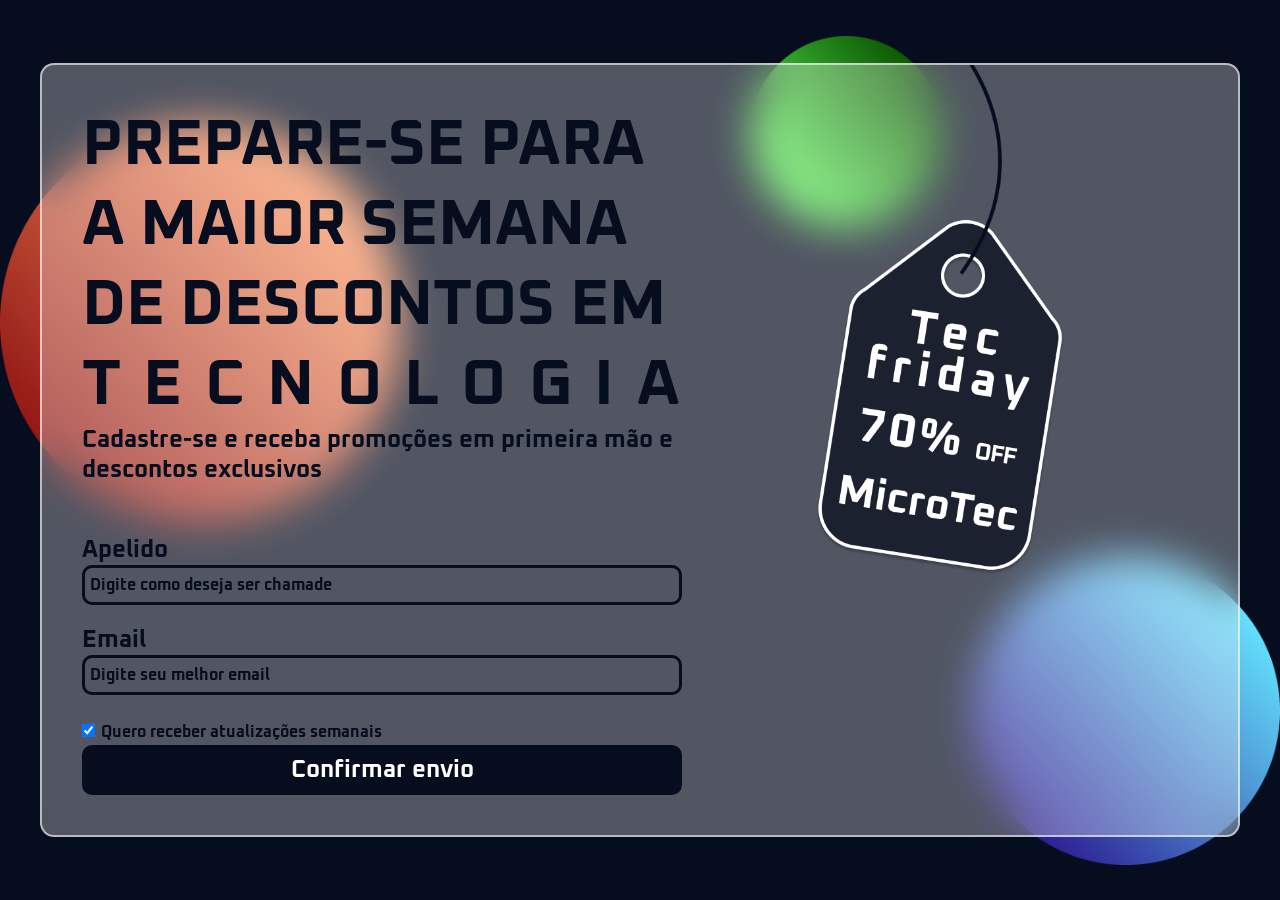
<file: index.html>
<!DOCTYPE html>
<html lang="pt-br">
  <head>
    <meta charset="UTF-8" />
    <meta http-equiv="X-UA-Compatible" content="IE=edge" />
    <meta name="viewport" content="width=device-width, initial-scale=1.0" />
    <link rel="preconnect" href="https://fonts.googleapis.com" />
    <link rel="preconnect" href="https://fonts.gstatic.com" crossorigin />
    <link
      href="https://fonts.googleapis.com/css2?family=Oxanium:wght@200;300;400;500;600;700;800&display=swap"
      rel="stylesheet"
    />
    <link rel="stylesheet" href="style.css" />
    <link rel="shortcut icon" type="imagex/png" href="./img/icon.png" />
    <title>TecFriday</title>
  </head>
  <body>
    <script>
      function store() {
        var form = document.querySelector("form");
        form.addEventListener("submit", function (e) {
          e.preventDefault(); // <--- isto pára o envio da form
        });

        var name = document.querySelector("#name");
        var email = document.querySelector("#email");
        if (
          name.value != null &&
          name.value != "" &&
          email.value != null &&
          email.value != ""
        ) {
          localStorage.setItem("name", name.value);
          localStorage.setItem("email", name.email);
          alert(name.value + " seu email foi cadastrado com sucesso!");
          location.reload();
        } else {
          alert("Todos os campos devem ser completados");
        }
        return;
      }
    </script>
    <div class="efeito"></div>
    <div class="container">
      <div class="box">
        <div class="text">
          <p>PREPARE-SE PARA A MAIOR SEMANA DE DESCONTOS EM</p>
          <p>TECNOLOGIA</p>
          <p>
            Cadastre-se e receba promoções em primeira mão e descontos
            exclusivos
          </p>
        </div>
        <form>
          <label for="Apelido">Apelido</label><br />
          <input
            type="text"
            id="name"
            name="nome"
            placeholder="Digite como deseja ser chamade"
          /><br />
          <label for="Email">Email</label><br />
          <input
            type="text"
            name="email"
            id="email"
            placeholder="Digite seu melhor email"
          /><br />
          <div>
            <input type="checkbox" id="news" value="ReciveNews" checked />
            <label class="news" for="ReciveNews">
              Quero receber atualizações semanais</label
            >
          </div>

          <button type="submit" id="salvar" onclick="store();">
            Confirmar envio
          </button>
        </form>
      </div>
      <div class="tag">
        <img src="/img/corda.png" alt="corda do ticket" />
        <img src="/img/tag.png" alt="ticket TecFriday 70% off da Microtec " />
      </div>
    </div>
  </body>
</html>
</file>
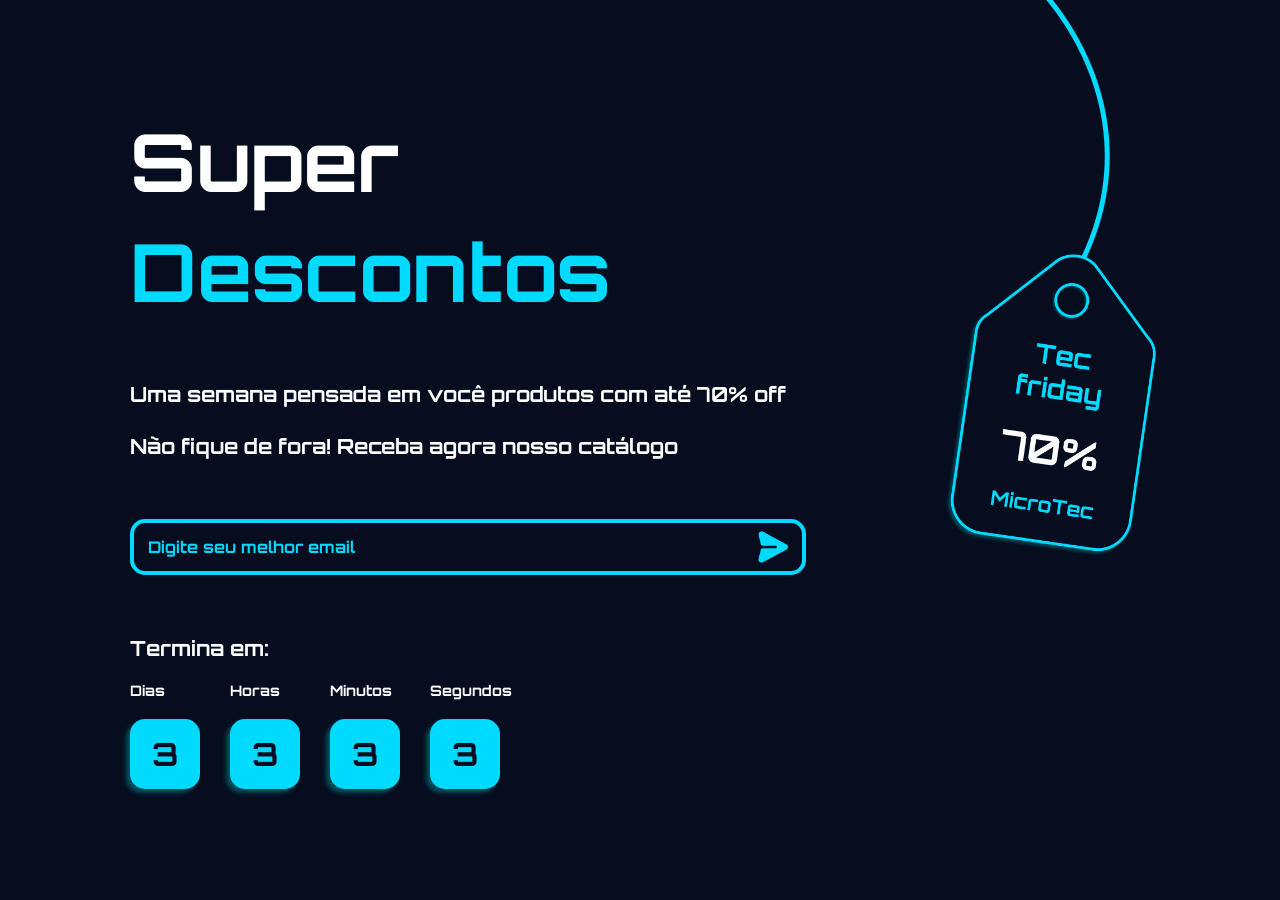
<file: modelo1/index.html>
<!DOCTYPE html>
<html lang="pt-br">
  <head>
    <meta charset="UTF-8" />
    <meta http-equiv="X-UA-Compatible" content="IE=edge" />
    <link rel="stylesheet" href="style.css" />
    <meta name="viewport" content="width=device-width, initial-scale=1.0" />
    <link rel="preconnect" href="https://fonts.googleapis.com" />
    <link rel="preconnect" href="https://fonts.gstatic.com" crossorigin />
    <link
      href="https://fonts.googleapis.com/css2?family=Inter:wght@100;200;300;400;500;600;700;800;900&display=swap"
      rel="stylesheet"
    />
    <link rel="preconnect" href="https://fonts.googleapis.com" />
    <link rel="preconnect" href="https://fonts.gstatic.com" crossorigin />
    <link
      href="https://fonts.googleapis.com/css2?family=Inter:wght@100;200;300;400;500;600;700;800;900&family=Orbitron:wght@400;500;600;700;800;900&display=swap"
      rel="stylesheet"
    />
    <link rel="shortcut icon" type="imagex/png" href="./img/icon.png" />
    <title>Tec friday</title>
  </head>
  <body>
    <div class="tag">
      <img src="./img/fio.png" alt="Cordão para segurar o ticket" />
      <img
        src="./img/icon.png"
        alt="Ticket com os seguintes textos: TecFriday, 70% Microtec"
      />
    </div>
    <div class="container">
      <p>Super</p>
      <p>Descontos</p>
      <p>
        Uma semana pensada em você produtos com até 70% off
        <br /><br />
        Não fique de fora! Receba agora nosso catálogo
      </p>
      <form action="/" method="post">
        <input type="text" name="email" placeholder="Digite seu melhor email" />
        <button type="submit">
          <img src="img/sendcl.png" alt="Icone de enviar" />
        </button>
      </form>
      <p>Termina em:</p>
      <div class="contador">
        <ul>
          <li>
            <p>Dias</p>
            <div class="box"><p>3</p></div>
          </li>
          <li>
            <p>Horas</p>
            <div class="box"><p>3</p></div>
          </li>
          <li>
            <p>Minutos</p>
            <div class="box"><p>3</p></div>
          </li>
          <li>
            <p>Segundos</p>
            <div class="box"><p>3</p></div>
          </li>
        </ul>
      </div>
    </div>
  </body>
</html>
</file>
<file: style.css>
:root {
  /*=== colors ===*/
  --background: #060d1f;
  --backgroundtrans: rgba(6, 13, 31, 0.788);
  --white: #ffffff;
  --azulcl: #00daff;
  /*=== fonts ===*/
  font-size: 100%;
  --font: "Oxanium", cursive;
}

/*=== Initial === */
* {
  font: bold 1.5rem var(--font);
  color: var(--background);

  list-style-type: none;
  padding: 0;
  margin: 0;
}
html {
  scroll-behavior: smooth;
}

body {
  position: relative;
  background-color: var(--background);
  text-align: left;
  -webkit-font-smoothing: antialiased;
  width: 100fr;
  height: 100vh;
  box-sizing: border-box;
  display: flex;
  justify-content: center;
  align-items: center;
  overflow: hidden;
}
.container {
  position: relative;
  display: flex;
  padding: 40px;
  max-width: 1200px;
  width: 95%;
  min-width: 300px;
  background: rgba(255, 255, 255, 0.3);
  border: 2px solid rgba(255, 255, 255, 0.6);
  box-sizing: border-box;
  backdrop-filter: blur(20px);
  border-radius: 14px;
}
.box {
  width: 600px;
  display: flex;
  flex-direction: column;
  justify-content: center;
}
.text > p:nth-child(1) {
  font-size: 4rem;
}
.text > p:nth-child(2) {
  font-size: 4rem;
  letter-spacing: 0.35em;
}
.text > p:nth-child(3) {
  font-size: 1.5rem;
  margin-bottom: 50px;
}
.text > .tag > img {
  width: 100px;
}
/*=== Form === */
form {
  max-width: 660px;
  border-radius: 15px;
}

form > input {
  border: 3px solid var(--background);
  border-radius: 10px;
  height: 40px;
  width: 100%;

  background-color: transparent;
  padding: 5px;
  font: 0.8rem var(--text);
  font-size: 1rem;
  box-sizing: border-box;
  margin: 0 0 20px;
}

form > button {
  width: 100%;
  border: none;
  color: #fff;
  cursor: pointer;
  background-color: var(--background);
  border-radius: 10px;
  box-sizing: border-box;
  padding: 10px;
}
button:hover {
  background-color: var(--backgroundtrans);
}
label.news {
  font-size: 1rem;
}
input::placeholder {
  color: var(--background);
  font-size: 1rem;
  font-weight: bold;
}
.tag {
  width: 100%;
  display: flex;
  justify-content: center;
}
.tag > img:nth-child(1) {
  top: -40px;
  margin-left: 40px;
  position: absolute;
  height: 210px;
}
.tag > img {
  margin: 40px auto;
  height: 500px;
}
.efeito {
  overflow: hidden;
  position: absolute;
  height: 100%;
  width: 100%;
  background-image: url("/img/planets.png");
  background-repeat: no-repeat;
  background-size: contain;
  background-position: center;
  margin: auto auto;
  animation: planetas 20s ease-in-out infinite;
}
/*=== Animation === */
.tag > img:nth-child(2):hover {
  animation: rotaciona 1.5s ease-out infinite;
}

.container {
  animation: entrada 2s ease-in-out 1;
}

@keyframes entrada {
  0% {
    transform: translateX(-1500px);
  }
  50% {
    transform: rotateZ(-5deg);
  }
  100% {
    transform: translateX(0px);
  }
}
@keyframes planetas {
  0% {
    transform: rotateZ(8deg) translateX(0px);
  }

  50% {
    transform: rotateZ(-8deg) translateX(30px);
  }
  100% {
    transform: rotateZ(8deg) translateX(0px);
  }
}
@keyframes rotaciona {
  0% {
    transform: translateX(0px);
  }

  50% {
    transform: translateX(50px) rotateZ(-20deg);
  }
  100% {
    transform: translateX(0px);
  }
}

@media only screen and (max-width: 1100px) {
  .tag {
    width: 0;
  }

  .tag > img {
    width: 0;
  }
  .container {
    justify-content: center;
  }
  .efeito {
    position: absolute;
    height: 120%;
    width: 120%;
    background-image: url("/img/planets.png");
    background-repeat: no-repeat;
    background-size: cover;
    background-position: center;
    margin: auto auto;
    animation: planetas 20s ease-in-out infinite;
  }
}
@media only screen and (max-width: 700px) {
  :root {
    font-size: 60%;
  }
  * {
    font-size: 2rem;
  }
  .text > p:nth-child(3) {
    font-size: 2rem;
    margin: 30px 0;
  }

  form > input {
    font-size: 1.5rem;
  }

  label.news {
    font-size: 1.5rem;
  }
  input::placeholder {
    color: var(--background);
    font-size: 1.5rem;
  }
}
@media only screen and (max-width: 450px) {
  :root {
    font-size: 40%;
  }
  * {
    font-size: 2rem;
  }
  .text > p:nth-child(3) {
    font-size: 2rem;
    margin: 30px 0;
  }

  form > input {
    font-size: 2rem;
  }

  label.news {
    font-size: 2rem;
  }
  input::placeholder {
    color: var(--background);
    font-size: 2rem;
  }
}
</file>
<file: modelo1/style.css>
:root {
  /*=== colors ===*/
  --background: #060d1f;
  --white: #ffffff;
  --azulcl: #00daff;
  /*=== fonts ===*/
  font-size: 100%;
  --font: "Orbitron", sans-serif;
}

/*=== Initial === */
* {
  font: bold 1rem var(--font);
  color: var(--white);

  list-style-type: none;
  padding: 0;
  margin: 0;
}
html {
  scroll-behavior: smooth;
}

body {
  background-color: var(--background);
  text-align: left;
  -webkit-font-smoothing: antialiased;
  width: 100%;
  height: 100vh;
  box-sizing: border-box;
}
/*=== Geral === */
.container {
  box-sizing: border-box;
  display: flex;
  height: 100vh;
  flex-direction: column;
  max-width: 1080px;
  padding: 30px;
  justify-content: center;
  margin: 0 auto;
  gap: 10px;
}
/*=== Form === */
form {
  margin: 50px 0 50px;
  border: 4px solid var(--azulcl);
  display: flex;
  padding: 4px;
  height: 40px;
  max-width: 660px;
  border-radius: 15px;
  justify-content: space-between;
  align-items: center;
  background-color: var(--background);
}

form > input {
  border: none;
  color: var(--azulcl);
  height: 100%;
  width: 100%;
  padding-left: 10px;
  background-color: var(--background);
}

form > button {
  height: 100%;
  border: none;
  color: #fff;
  padding: 4px 10px;
  cursor: pointer;
  background-color: var(--background);
}

input::placeholder {
  color: var(--azulcl);
  font: var(subtitle-font-size) var(--text);
}

button > img {
  height: 100%;
}
/*=== Textos === */
.container > p:nth-child(1) {
  font-size: 5rem;
}
.container > p:nth-child(2) {
  color: var(--azulcl);
  font-size: 5rem;
  padding-bottom: 50px;
}
.container > p:nth-child(3),
.container > p:nth-child(5) {
  font-size: 1.3rem;
}
/*=== Contador === */
.contador > ul {
  margin-top: 10px;
  display: flex;
  gap: 30px;
}
.contador > ul > li p {
  font-size: 0.9rem;
}
.contador > ul > li .box {
  margin-top: 20px;
  display: flex;
  justify-content: center;
  align-items: center;
  box-sizing: border-box;
  height: 70px;
  width: 70px;
  background-color: var(--azulcl);
  box-shadow: -4px 4px 4px #024f5c;
  border-radius: 15px;
}
.contador > ul > li .box > p {
  text-align: center;
  box-sizing: border-box;
  background-color: var(--azulcl);
  color: var(--background);
  font-size: 2rem;
}
/*=== Tag === */
.tag {
  position: absolute;
  right: 0;
  top: 0;
  width: 400px;
  background-color: transparent;
}
.tag > img:nth-child(1) {
  position: absolute;
  top: -50px;
  right: 170px;
}
.tag > img:nth-child(2) {
  position: relative;
  width: 230px;
  margin-left: 60px;
  margin-top: 240px;
}

/*=== Animation === */
.tag > img:nth-child(2):hover {
  animation: rotaciona 1.5s ease-in-out infinite;
}

.container {
  animation: entrada 1s ease-in-out 1;
}
@keyframes entrada {
  0% {
    transform: translateX(-1500px);
  }
  100% {
    transform: translateX(0px);
  }
}
@keyframes ladinho {
  0% {
    transform: translateX(0px);
  }
  100% {
    transform: rotateZ(-15deg);
  }
}

@keyframes rotaciona {
  0% {
    transform: translateX(0px);
  }

  50% {
    transform: translateX(50px) rotateZ(-20deg);
  }
  100% {
    transform: translateX(0px);
  }
}
@media only screen and (max-width: 1080px) {
  .tag,
  .tag > img {
    position: block;
    display: block;
    height: 0;
    width: 0;
  }
}
@media only screen and (max-width: 450px) {
  :root {
    font-size: 70%;
  }
  * {
    text-align: center;
  }
  .container {
    padding: 20px;
    width: 450px;
  }
  form > input {
    text-align: left;
  }

  .contador > ul {
    gap: 10%;
    justify-content: center;
  }
  .contador > ul > li p {
    font-size: 1rem;
  }
  .contador > ul > li .box {
    height: 60px;
    width: 60px;
    border-radius: 10px;
    margin: 20px auto;
  }
  .contador > ul > li .box > p {
    font-size: 2rem;
  }
}
</file>
